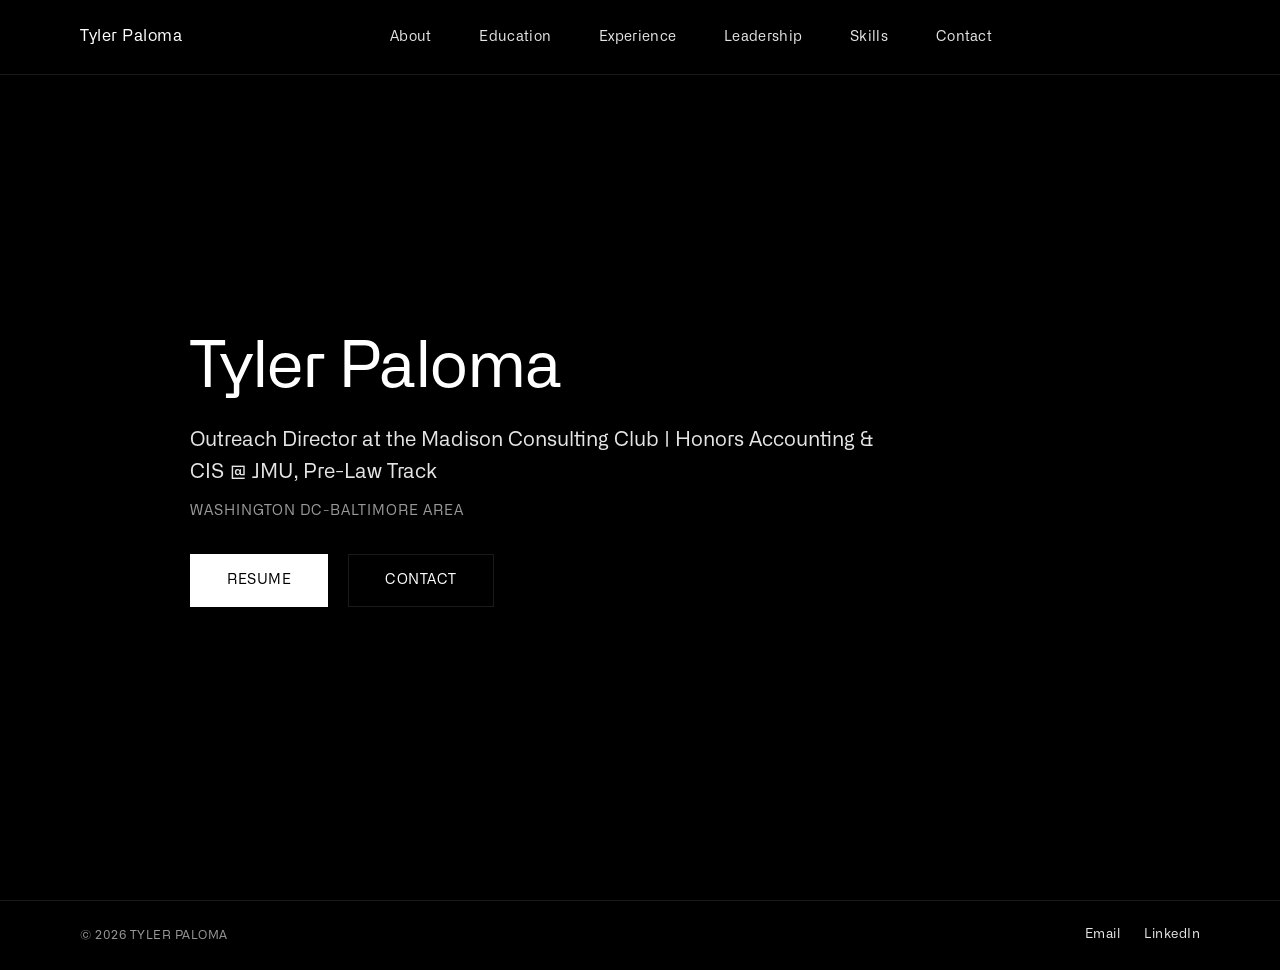
<file: index.html>
<!DOCTYPE html>
<html lang="en">
<head>
    <meta charset="UTF-8">
    <meta name="viewport" content="width=device-width, initial-scale=1.0">
    <title>Tyler Paloma</title>
    <meta name="description" content="Outreach Director at the Madison Consulting Club | Honors Accounting & CIS @ JMU, Pre-Law Track">
    <meta name="author" content="Tyler Paloma">
    
    <!-- Open Graph Meta Tags -->
    <meta property="og:title" content="Tyler Paloma">
    <meta property="og:description" content="Outreach Director at the Madison Consulting Club | Honors Accounting & CIS @ JMU, Pre-Law Track">
    <meta property="og:type" content="website">
    <meta property="og:url" content="https://tylerpaloma.com">
    
    <!-- Favicon -->
    <link rel="icon" type="image/svg+xml" href="assets/favicon.svg">
    <link rel="icon" type="image/x-icon" href="assets/favicon.ico">
    
    <!-- Preload and Preconnect -->
    <link rel="preconnect" href="https://fonts.googleapis.com">
    <link rel="preconnect" href="https://fonts.gstatic.com" crossorigin>
    <link href="https://fonts.googleapis.com/css2?family=Inter:wght@300;400;500;600&display=swap" rel="stylesheet">
    <link rel="stylesheet" href="styles.css">
</head>
<body>
    <!-- Navigation -->
    <nav class="navbar">
        <div class="nav-container">
            <div class="nav-logo">
                <a href="index.html">Tyler Paloma</a>
            </div>
            <ul class="nav-menu">
                <li class="nav-item">
                    <a href="about.html" class="nav-link">About</a>
                </li>
                <li class="nav-item">
                    <a href="education.html" class="nav-link">Education</a>
                </li>
                <li class="nav-item">
                    <a href="experience.html" class="nav-link">Experience</a>
                </li>
                <li class="nav-item">
                    <a href="leadership.html" class="nav-link">Leadership</a>
                </li>
                <li class="nav-item">
                    <a href="skills.html" class="nav-link">Skills</a>
                </li>
                <li class="nav-item">
                    <a href="contact.html" class="nav-link">Contact</a>
                </li>
            </ul>
            <div class="nav-controls">
                <div class="hamburger">
                    <span class="bar"></span>
                    <span class="bar"></span>
                    <span class="bar"></span>
                </div>
            </div>
        </div>
    </nav>

    <!-- Hero Section -->
    <section id="home" class="hero">
        <div class="hero-content">
            <h1>Tyler Paloma</h1>
            <p class="hero-subtitle">Outreach Director at the Madison Consulting Club | Honors Accounting & CIS @ JMU, Pre-Law Track</p>
            <p class="hero-description">Washington DC-Baltimore Area</p>
            <div class="hero-buttons">
                <a href="assets/Tyler_Paloma_Resume.pdf" class="cta-button" download>Resume</a>
                <a href="contact.html" class="cta-button secondary">Contact</a>
            </div>
        </div>
    </section>

    <!-- Footer -->
    <footer class="footer">
        <div class="container">
            <div class="footer-content">
                <div class="footer-info">
                    <p>&copy; 2026 Tyler Paloma</p>
                </div>
                <div class="footer-links">
                    <a href="mailto:typaloma@outlook.com">Email</a>
                    <a href="https://linkedin.com/in/tylerpaloma" target="_blank" rel="noopener noreferrer">LinkedIn</a>
                </div>
            </div>
        </div>
    </footer>

    <script src="script.js"></script>
</body>
</html>
</file>
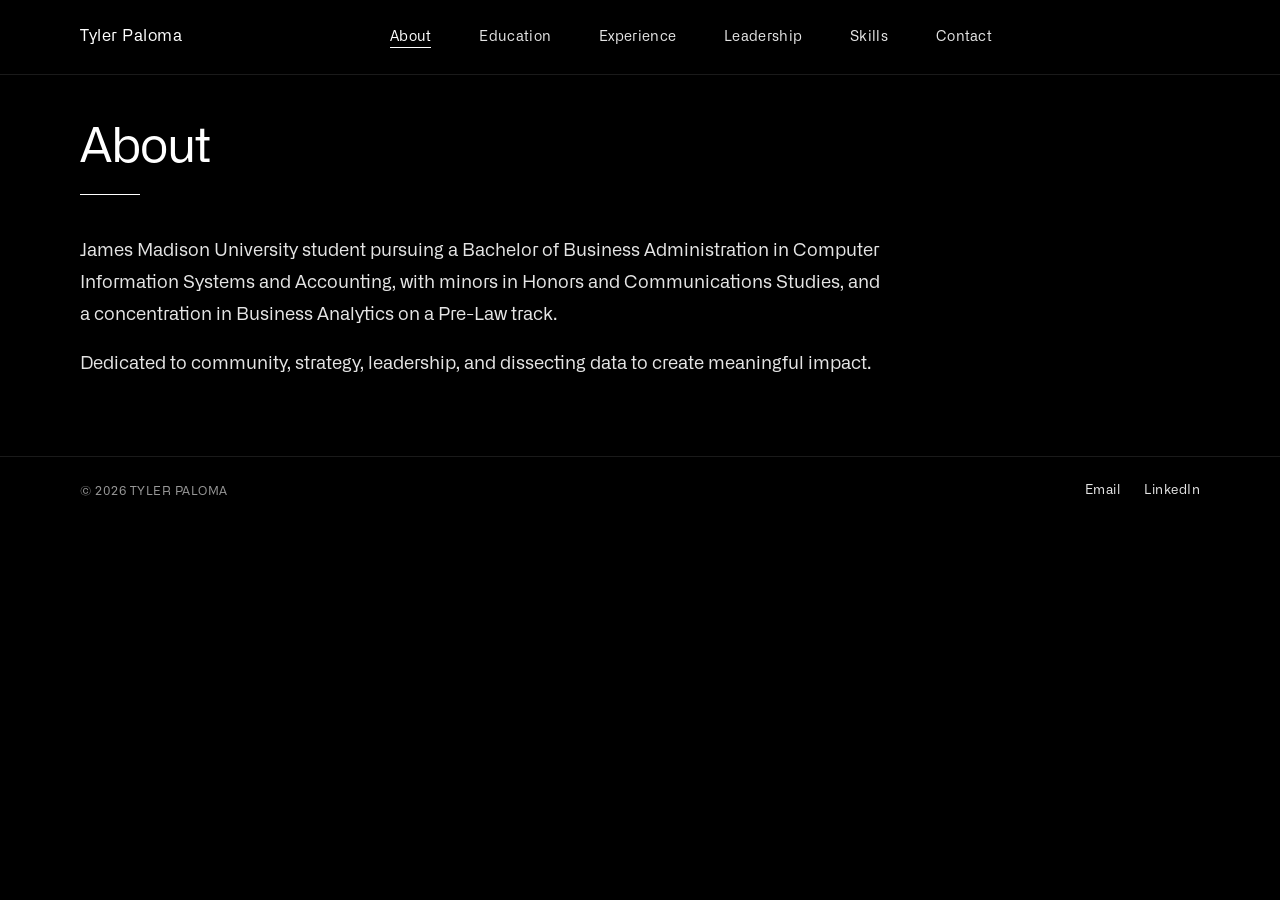
<file: about.html>
<!DOCTYPE html>
<html lang="en">
<head>
    <meta charset="UTF-8">
    <meta name="viewport" content="width=device-width, initial-scale=1.0">
    <title>About — Tyler Paloma</title>
    <meta name="description" content="About Tyler Paloma">
    <link rel="icon" type="image/svg+xml" href="assets/favicon.svg">
    <link rel="icon" type="image/x-icon" href="assets/favicon.ico">
    <link rel="preconnect" href="https://fonts.googleapis.com">
    <link rel="preconnect" href="https://fonts.gstatic.com" crossorigin>
    <link href="https://fonts.googleapis.com/css2?family=Inter:wght@300;400;500;600&display=swap" rel="stylesheet">
    <link rel="stylesheet" href="styles.css">
</head>
<body>
    <nav class="navbar">
        <div class="nav-container">
            <div class="nav-logo">
                <a href="index.html">Tyler Paloma</a>
            </div>
            <ul class="nav-menu">
                <li class="nav-item">
                    <a href="about.html" class="nav-link">About</a>
                </li>
                <li class="nav-item">
                    <a href="education.html" class="nav-link">Education</a>
                </li>
                <li class="nav-item">
                    <a href="experience.html" class="nav-link">Experience</a>
                </li>
                <li class="nav-item">
                    <a href="leadership.html" class="nav-link">Leadership</a>
                </li>
                <li class="nav-item">
                    <a href="skills.html" class="nav-link">Skills</a>
                </li>
                <li class="nav-item">
                    <a href="contact.html" class="nav-link">Contact</a>
                </li>
            </ul>
            <div class="nav-controls">
                <div class="hamburger">
                    <span class="bar"></span>
                    <span class="bar"></span>
                    <span class="bar"></span>
                </div>
            </div>
        </div>
    </nav>

    <section class="section" style="padding-top: 120px;">
        <div class="container">
            <h2 class="section-title">About</h2>
            <div class="about-content">
                <div class="about-text">
                    <p>James Madison University student pursuing a Bachelor of Business Administration in Computer Information Systems and Accounting, with minors in Honors and Communications Studies, and a concentration in Business Analytics on a Pre-Law track.</p>
                    <p>Dedicated to community, strategy, leadership, and dissecting data to create meaningful impact.</p>
                </div>
            </div>
        </div>
    </section>

    <footer class="footer">
        <div class="container">
            <div class="footer-content">
                <div class="footer-info">
                    <p>&copy; 2026 Tyler Paloma</p>
                </div>
                <div class="footer-links">
                    <a href="mailto:typaloma@outlook.com">Email</a>
                    <a href="https://linkedin.com/in/tylerpaloma" target="_blank" rel="noopener noreferrer">LinkedIn</a>
                </div>
            </div>
        </div>
    </footer>

    <script src="script.js"></script>
</body>
</html>
</file>
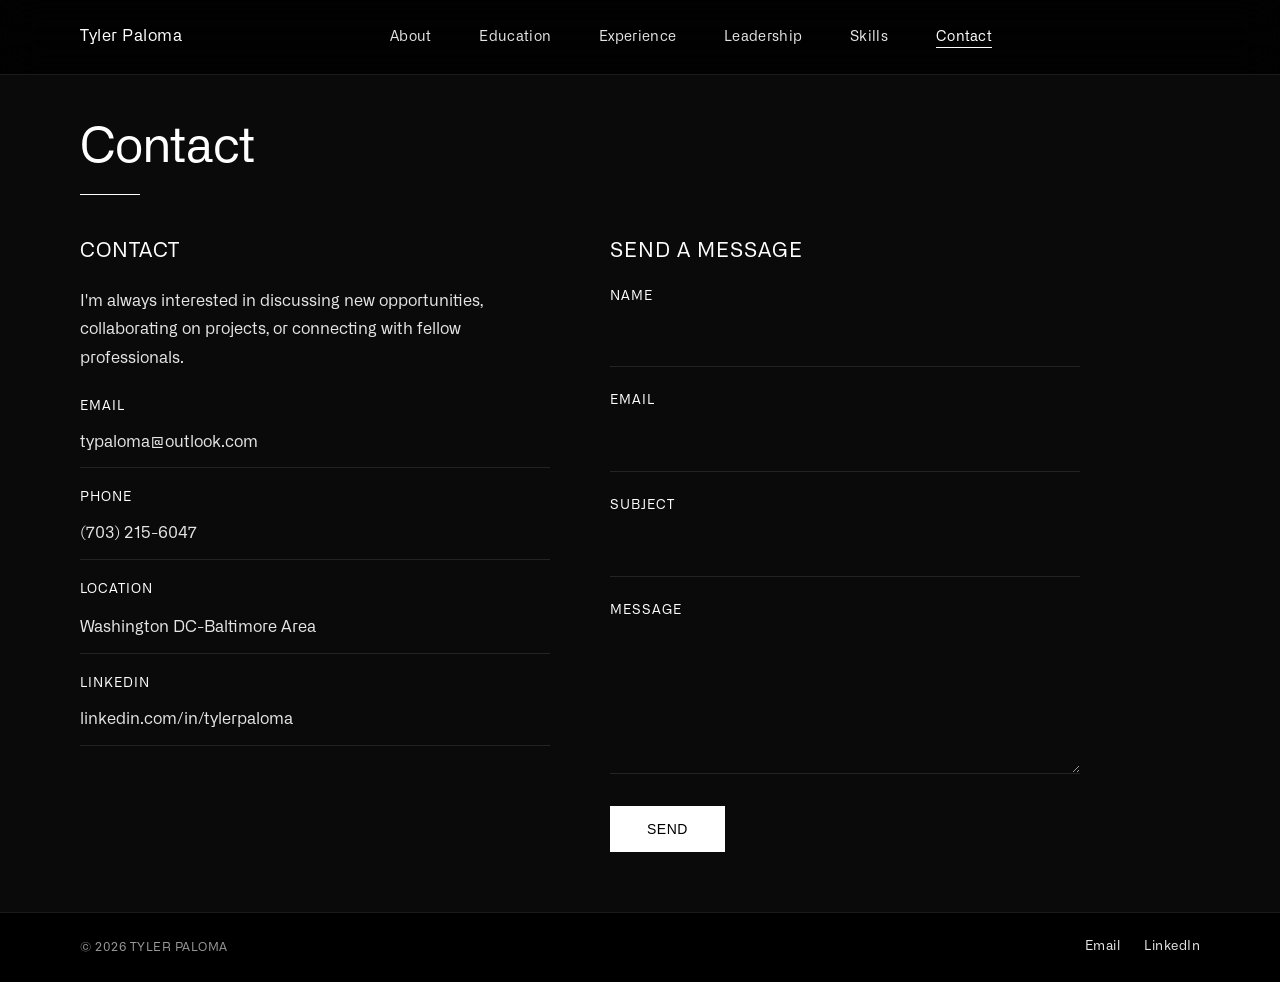
<file: contact.html>
<!DOCTYPE html>
<html lang="en">
<head>
    <meta charset="UTF-8">
    <meta name="viewport" content="width=device-width, initial-scale=1.0">
    <title>Contact — Tyler Paloma</title>
    <meta name="description" content="Contact — Tyler Paloma">
    <link rel="icon" type="image/svg+xml" href="assets/favicon.svg">
    <link rel="icon" type="image/x-icon" href="assets/favicon.ico">
    <link rel="preconnect" href="https://fonts.googleapis.com">
    <link rel="preconnect" href="https://fonts.gstatic.com" crossorigin>
    <link href="https://fonts.googleapis.com/css2?family=Inter:wght@300;400;500;600&display=swap" rel="stylesheet">
    <link rel="stylesheet" href="styles.css">
</head>
<body>
    <nav class="navbar">
        <div class="nav-container">
            <div class="nav-logo">
                <a href="index.html">Tyler Paloma</a>
            </div>
            <ul class="nav-menu">
                <li class="nav-item">
                    <a href="about.html" class="nav-link">About</a>
                </li>
                <li class="nav-item">
                    <a href="education.html" class="nav-link">Education</a>
                </li>
                <li class="nav-item">
                    <a href="experience.html" class="nav-link">Experience</a>
                </li>
                <li class="nav-item">
                    <a href="leadership.html" class="nav-link">Leadership</a>
                </li>
                <li class="nav-item">
                    <a href="skills.html" class="nav-link">Skills</a>
                </li>
                <li class="nav-item">
                    <a href="contact.html" class="nav-link">Contact</a>
                </li>
            </ul>
            <div class="nav-controls">
                <div class="hamburger">
                    <span class="bar"></span>
                    <span class="bar"></span>
                    <span class="bar"></span>
                </div>
            </div>
        </div>
    </nav>

    <section class="section section-gray" style="padding-top: 120px;">
        <div class="container">
            <h2 class="section-title">Contact</h2>
            <div class="contact-content">
                <div class="contact-info">
                    <h3>Contact</h3>
                    <p>I'm always interested in discussing new opportunities, collaborating on projects, or connecting with fellow professionals.</p>
                    
                    <div class="contact-details">
                        <div class="contact-item">
                            <h4>Email</h4>
                            <a href="mailto:typaloma@outlook.com">typaloma@outlook.com</a>
                        </div>
                        <div class="contact-item">
                            <h4>Phone</h4>
                            <a href="tel:+17032156047">(703) 215-6047</a>
                        </div>
                        <div class="contact-item">
                            <h4>Location</h4>
                            <p>Washington DC-Baltimore Area</p>
                        </div>
                        <div class="contact-item">
                            <h4>LinkedIn</h4>
                            <a href="https://linkedin.com/in/tylerpaloma" target="_blank" rel="noopener noreferrer">linkedin.com/in/tylerpaloma</a>
                        </div>
                    </div>
                </div>

                <div class="contact-form">
                    <h3>Send a Message</h3>
                    <form id="contactForm" action="mailto:typaloma@outlook.com" method="post" enctype="text/plain">
                        <div class="form-group">
                            <label for="name">Name</label>
                            <input type="text" id="name" name="name" required>
                        </div>
                        <div class="form-group">
                            <label for="email">Email</label>
                            <input type="email" id="email" name="email" required>
                        </div>
                        <div class="form-group">
                            <label for="subject">Subject</label>
                            <input type="text" id="subject" name="subject" required>
                        </div>
                        <div class="form-group">
                            <label for="message">Message</label>
                            <textarea id="message" name="message" rows="5" required></textarea>
                        </div>
                        <button type="submit" class="submit-button">Send</button>
                    </form>
                </div>
            </div>
        </div>
    </section>

    <footer class="footer">
        <div class="container">
            <div class="footer-content">
                <div class="footer-info">
                    <p>&copy; 2026 Tyler Paloma</p>
                </div>
                <div class="footer-links">
                    <a href="mailto:typaloma@outlook.com">Email</a>
                    <a href="https://linkedin.com/in/tylerpaloma" target="_blank" rel="noopener noreferrer">LinkedIn</a>
                </div>
            </div>
        </div>
    </footer>

    <script src="script.js"></script>
</body>
</html>
</file>
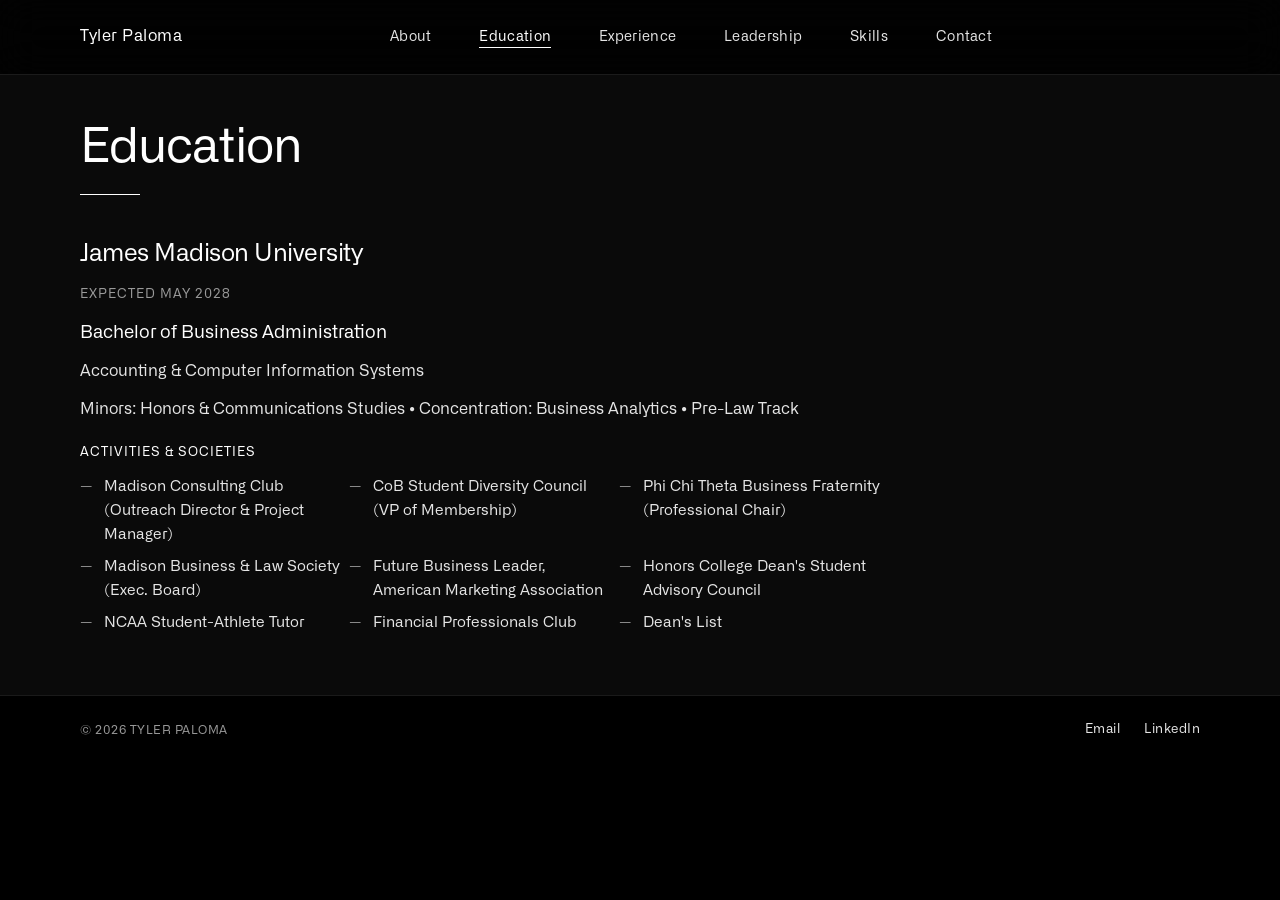
<file: education.html>
<!DOCTYPE html>
<html lang="en">
<head>
    <meta charset="UTF-8">
    <meta name="viewport" content="width=device-width, initial-scale=1.0">
    <title>Education — Tyler Paloma</title>
    <meta name="description" content="Education — Tyler Paloma">
    <link rel="icon" type="image/svg+xml" href="assets/favicon.svg">
    <link rel="icon" type="image/x-icon" href="assets/favicon.ico">
    <link rel="preconnect" href="https://fonts.googleapis.com">
    <link rel="preconnect" href="https://fonts.gstatic.com" crossorigin>
    <link href="https://fonts.googleapis.com/css2?family=Inter:wght@300;400;500;600&display=swap" rel="stylesheet">
    <link rel="stylesheet" href="styles.css">
</head>
<body>
    <nav class="navbar">
        <div class="nav-container">
            <div class="nav-logo">
                <a href="index.html">Tyler Paloma</a>
            </div>
            <ul class="nav-menu">
                <li class="nav-item">
                    <a href="about.html" class="nav-link">About</a>
                </li>
                <li class="nav-item">
                    <a href="education.html" class="nav-link">Education</a>
                </li>
                <li class="nav-item">
                    <a href="experience.html" class="nav-link">Experience</a>
                </li>
                <li class="nav-item">
                    <a href="leadership.html" class="nav-link">Leadership</a>
                </li>
                <li class="nav-item">
                    <a href="skills.html" class="nav-link">Skills</a>
                </li>
                <li class="nav-item">
                    <a href="contact.html" class="nav-link">Contact</a>
                </li>
            </ul>
            <div class="nav-controls">
                <div class="hamburger">
                    <span class="bar"></span>
                    <span class="bar"></span>
                    <span class="bar"></span>
                </div>
            </div>
        </div>
    </nav>

    <section class="section section-gray" style="padding-top: 120px;">
        <div class="container">
            <h2 class="section-title">Education</h2>
            <div class="education-content">
                <div class="education-item">
                    <div class="education-header">
                        <h3>James Madison University</h3>
                        <span class="education-period">Expected May 2028</span>
                    </div>
                    <div class="education-details">
                        <p class="education-degree">Bachelor of Business Administration</p>
                        <p class="education-majors">Accounting & Computer Information Systems</p>
                        <p class="education-minors">Minors: Honors & Communications Studies • Concentration: Business Analytics • Pre-Law Track</p>
                        <div class="education-highlights">
                            <h4>Activities & Societies</h4>
                            <ul>
                                <li>Madison Consulting Club (Outreach Director & Project Manager)</li>
                                <li>CoB Student Diversity Council (VP of Membership)</li>
                                <li>Phi Chi Theta Business Fraternity (Professional Chair)</li>
                                <li>Madison Business & Law Society (Exec. Board)</li>
                                <li>Future Business Leader, American Marketing Association</li>
                                <li>Honors College Dean's Student Advisory Council</li>
                                <li>NCAA Student-Athlete Tutor</li>
                                <li>Financial Professionals Club</li>
                                <li>Dean's List</li>
                            </ul>
                        </div>
                    </div>
                </div>
            </div>
        </div>
    </section>

    <footer class="footer">
        <div class="container">
            <div class="footer-content">
                <div class="footer-info">
                    <p>&copy; 2026 Tyler Paloma</p>
                </div>
                <div class="footer-links">
                    <a href="mailto:typaloma@outlook.com">Email</a>
                    <a href="https://linkedin.com/in/tylerpaloma" target="_blank" rel="noopener noreferrer">LinkedIn</a>
                </div>
            </div>
        </div>
    </footer>

    <script src="script.js"></script>
</body>
</html>
</file>
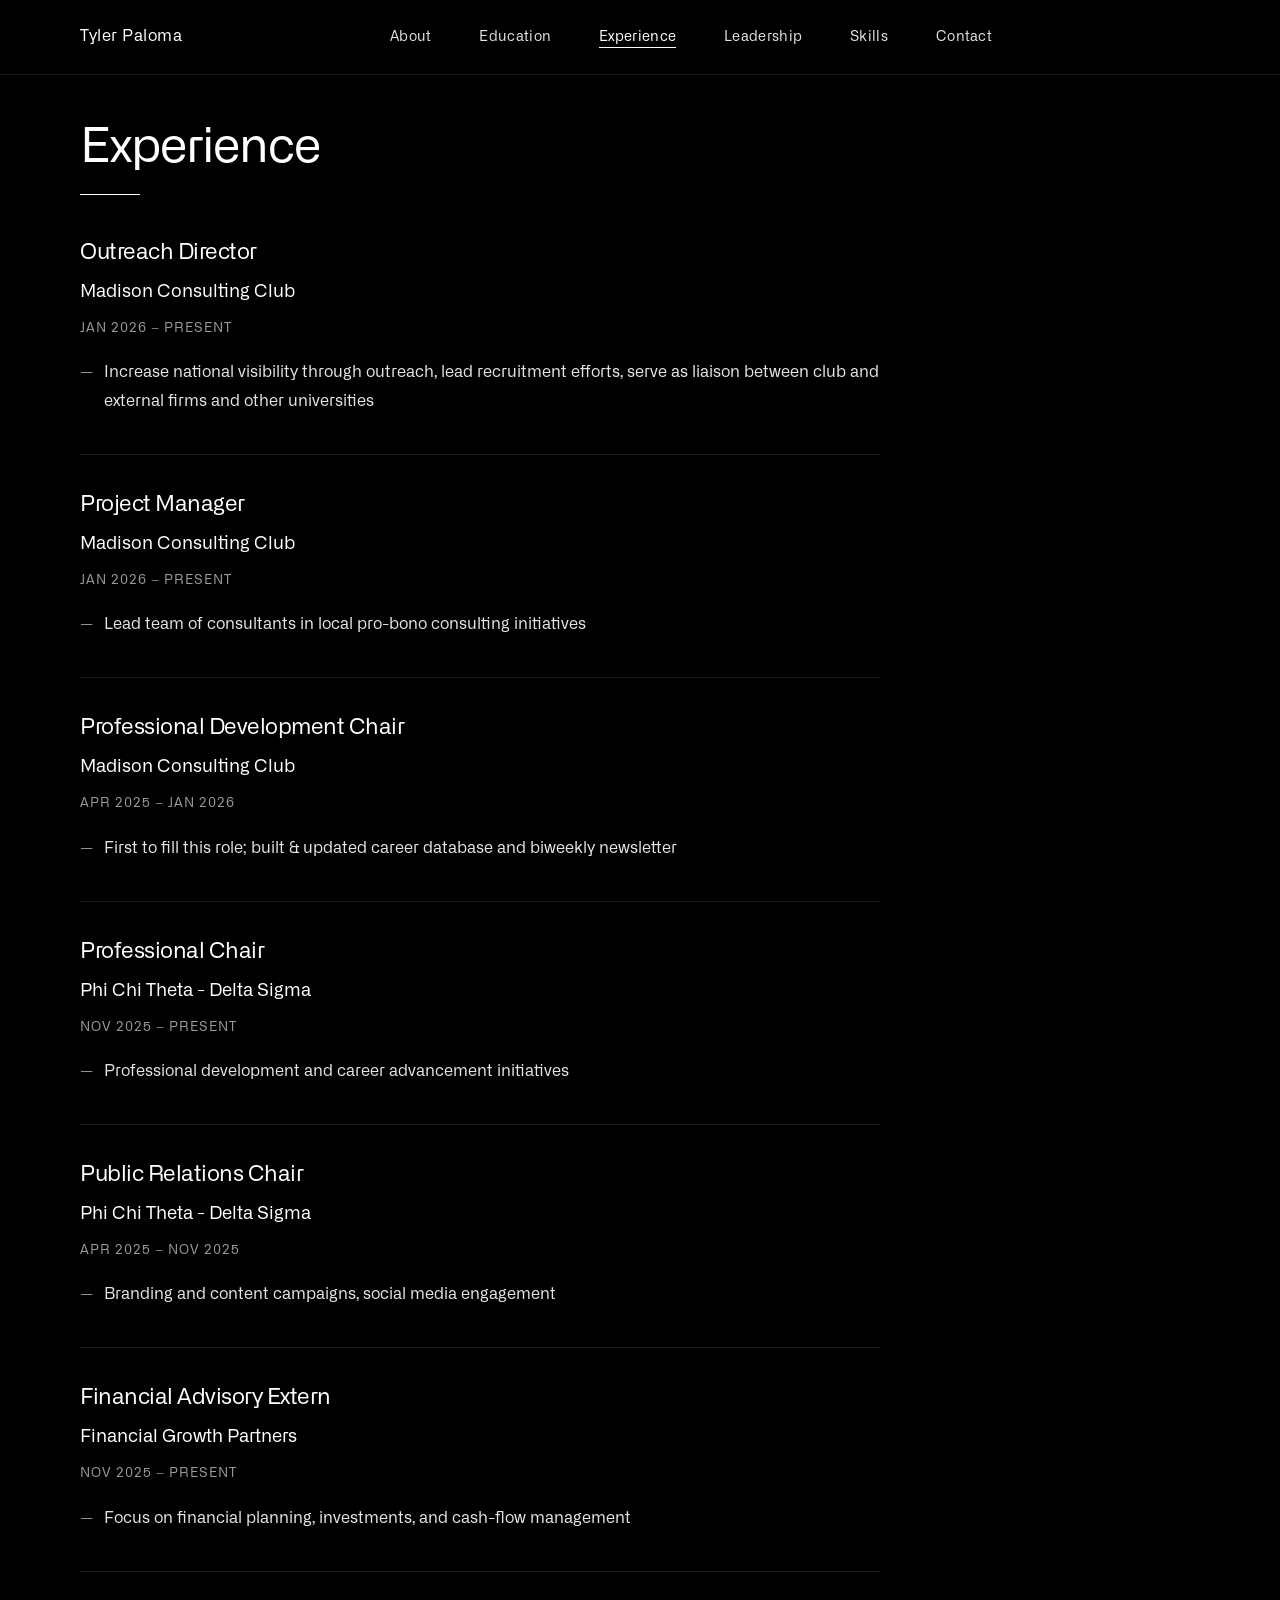
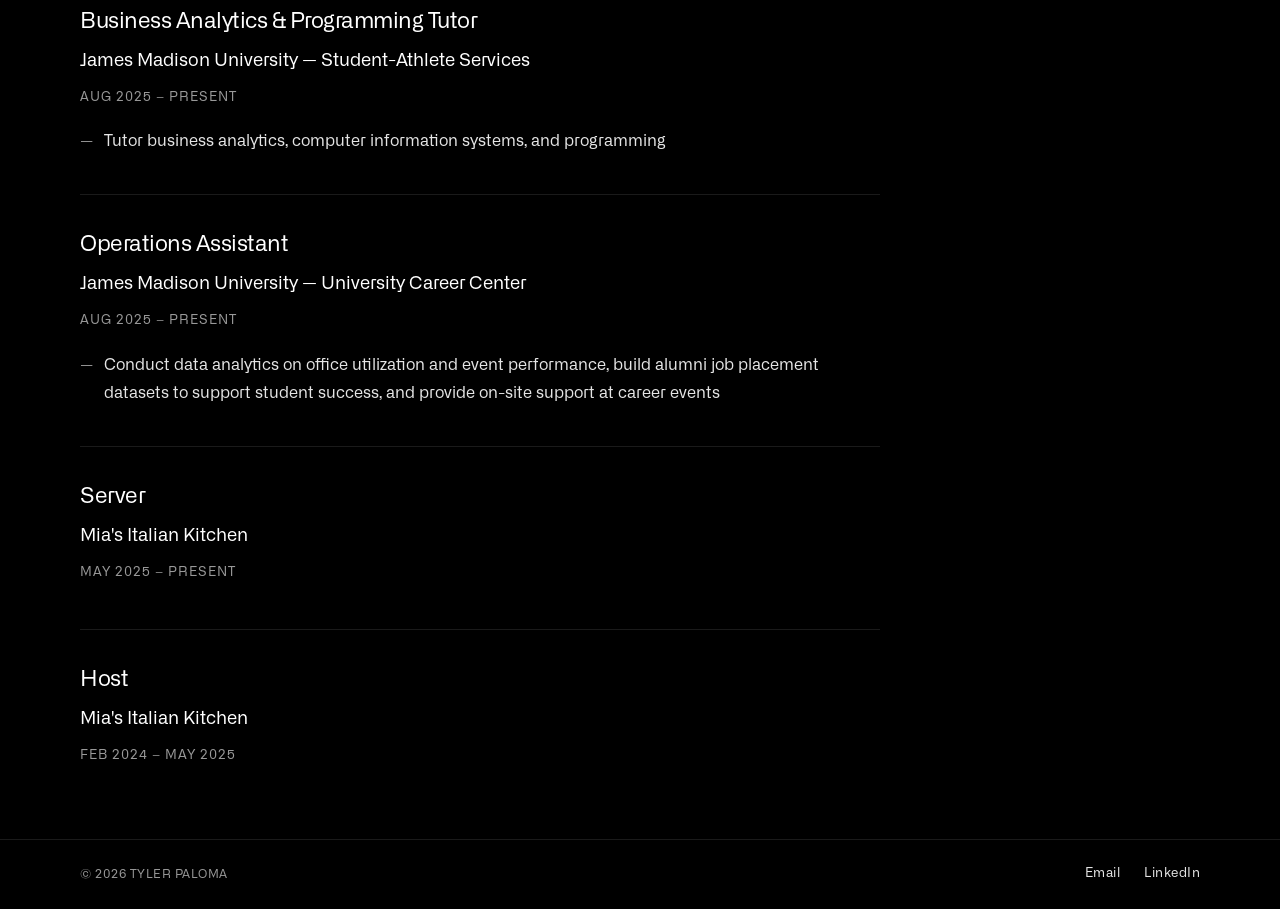
<file: experience.html>
<!DOCTYPE html>
<html lang="en">
<head>
    <meta charset="UTF-8">
    <meta name="viewport" content="width=device-width, initial-scale=1.0">
    <title>Experience — Tyler Paloma</title>
    <meta name="description" content="Experience — Tyler Paloma">
    <link rel="icon" type="image/svg+xml" href="assets/favicon.svg">
    <link rel="icon" type="image/x-icon" href="assets/favicon.ico">
    <link rel="preconnect" href="https://fonts.googleapis.com">
    <link rel="preconnect" href="https://fonts.gstatic.com" crossorigin>
    <link href="https://fonts.googleapis.com/css2?family=Inter:wght@300;400;500;600&display=swap" rel="stylesheet">
    <link rel="stylesheet" href="styles.css">
</head>
<body>
    <nav class="navbar">
        <div class="nav-container">
            <div class="nav-logo">
                <a href="index.html">Tyler Paloma</a>
            </div>
            <ul class="nav-menu">
                <li class="nav-item">
                    <a href="about.html" class="nav-link">About</a>
                </li>
                <li class="nav-item">
                    <a href="education.html" class="nav-link">Education</a>
                </li>
                <li class="nav-item">
                    <a href="experience.html" class="nav-link">Experience</a>
                </li>
                <li class="nav-item">
                    <a href="leadership.html" class="nav-link">Leadership</a>
                </li>
                <li class="nav-item">
                    <a href="skills.html" class="nav-link">Skills</a>
                </li>
                <li class="nav-item">
                    <a href="contact.html" class="nav-link">Contact</a>
                </li>
            </ul>
            <div class="nav-controls">
                <div class="hamburger">
                    <span class="bar"></span>
                    <span class="bar"></span>
                    <span class="bar"></span>
                </div>
            </div>
        </div>
    </nav>

    <section class="section" style="padding-top: 120px;">
        <div class="container">
            <h2 class="section-title">Experience</h2>
            <div class="experience-content">
                <div class="experience-item">
                    <div class="experience-header">
                        <h3>Outreach Director</h3>
                        <span class="experience-company">Madison Consulting Club</span>
                        <span class="experience-period">Jan 2026 – Present</span>
                    </div>
                    <div class="experience-details">
                        <ul>
                            <li>Increase national visibility through outreach, lead recruitment efforts, serve as liaison between club and external firms and other universities</li>
                        </ul>
                    </div>
                </div>

                <div class="experience-item">
                    <div class="experience-header">
                        <h3>Project Manager</h3>
                        <span class="experience-company">Madison Consulting Club</span>
                        <span class="experience-period">Jan 2026 – Present</span>
                    </div>
                    <div class="experience-details">
                        <ul>
                            <li>Lead team of consultants in local pro-bono consulting initiatives</li>
                        </ul>
                    </div>
                </div>

                <div class="experience-item">
                    <div class="experience-header">
                        <h3>Professional Development Chair</h3>
                        <span class="experience-company">Madison Consulting Club</span>
                        <span class="experience-period">Apr 2025 – Jan 2026</span>
                    </div>
                    <div class="experience-details">
                        <ul>
                            <li>First to fill this role; built & updated career database and biweekly newsletter</li>
                        </ul>
                    </div>
                </div>

                <div class="experience-item">
                    <div class="experience-header">
                        <h3>Professional Chair</h3>
                        <span class="experience-company">Phi Chi Theta - Delta Sigma</span>
                        <span class="experience-period">Nov 2025 – Present</span>
                    </div>
                    <div class="experience-details">
                        <ul>
                            <li>Professional development and career advancement initiatives</li>
                        </ul>
                    </div>
                </div>

                <div class="experience-item">
                    <div class="experience-header">
                        <h3>Public Relations Chair</h3>
                        <span class="experience-company">Phi Chi Theta - Delta Sigma</span>
                        <span class="experience-period">Apr 2025 – Nov 2025</span>
                    </div>
                    <div class="experience-details">
                        <ul>
                            <li>Branding and content campaigns, social media engagement</li>
                        </ul>
                    </div>
                </div>

                <div class="experience-item">
                    <div class="experience-header">
                        <h3>Financial Advisory Extern</h3>
                        <span class="experience-company">Financial Growth Partners</span>
                        <span class="experience-period">Nov 2025 – Present</span>
                    </div>
                    <div class="experience-details">
                        <ul>
                            <li>Focus on financial planning, investments, and cash-flow management</li>
                        </ul>
                    </div>
                </div>

                <div class="experience-item">
                    <div class="experience-header">
                        <h3>Business Analytics & Programming Tutor</h3>
                        <span class="experience-company">James Madison University — Student-Athlete Services</span>
                        <span class="experience-period">Aug 2025 – Present</span>
                    </div>
                    <div class="experience-details">
                        <ul>
                            <li>Tutor business analytics, computer information systems, and programming</li>
                        </ul>
                    </div>
                </div>

                <div class="experience-item">
                    <div class="experience-header">
                        <h3>Operations Assistant</h3>
                        <span class="experience-company">James Madison University — University Career Center</span>
                        <span class="experience-period">Aug 2025 – Present</span>
                    </div>
                    <div class="experience-details">
                        <ul>
                            <li>Conduct data analytics on office utilization and event performance, build alumni job placement datasets to support student success, and provide on-site support at career events</li>
                        </ul>
                    </div>
                </div>

                <div class="experience-item">
                    <div class="experience-header">
                        <h3>Server</h3>
                        <span class="experience-company">Mia's Italian Kitchen</span>
                        <span class="experience-period">May 2025 – Present</span>
                    </div>
                </div>

                <div class="experience-item">
                    <div class="experience-header">
                        <h3>Host</h3>
                        <span class="experience-company">Mia's Italian Kitchen</span>
                        <span class="experience-period">Feb 2024 – May 2025</span>
                    </div>
                </div>
            </div>
        </div>
    </section>

    <footer class="footer">
        <div class="container">
            <div class="footer-content">
                <div class="footer-info">
                    <p>&copy; 2026 Tyler Paloma</p>
                </div>
                <div class="footer-links">
                    <a href="mailto:typaloma@outlook.com">Email</a>
                    <a href="https://linkedin.com/in/tylerpaloma" target="_blank" rel="noopener noreferrer">LinkedIn</a>
                </div>
            </div>
        </div>
    </footer>

    <script src="script.js"></script>
</body>
</html>
</file>
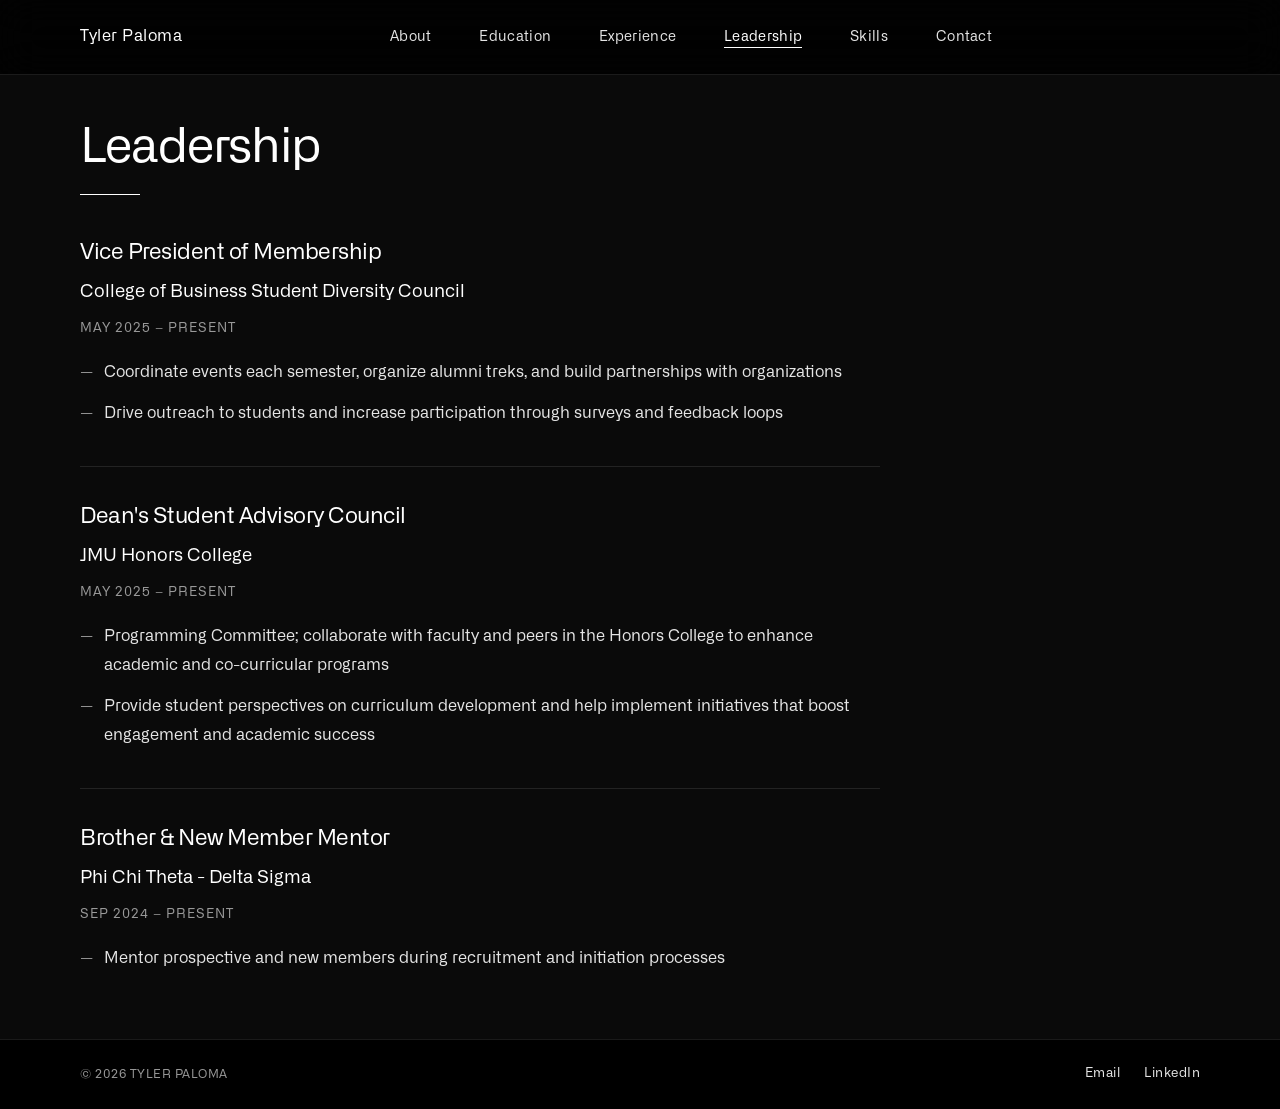
<file: leadership.html>
<!DOCTYPE html>
<html lang="en">
<head>
    <meta charset="UTF-8">
    <meta name="viewport" content="width=device-width, initial-scale=1.0">
    <title>Leadership — Tyler Paloma</title>
    <meta name="description" content="Leadership — Tyler Paloma">
    <link rel="icon" type="image/svg+xml" href="assets/favicon.svg">
    <link rel="icon" type="image/x-icon" href="assets/favicon.ico">
    <link rel="preconnect" href="https://fonts.googleapis.com">
    <link rel="preconnect" href="https://fonts.gstatic.com" crossorigin>
    <link href="https://fonts.googleapis.com/css2?family=Inter:wght@300;400;500;600&display=swap" rel="stylesheet">
    <link rel="stylesheet" href="styles.css">
</head>
<body>
    <nav class="navbar">
        <div class="nav-container">
            <div class="nav-logo">
                <a href="index.html">Tyler Paloma</a>
            </div>
            <ul class="nav-menu">
                <li class="nav-item">
                    <a href="about.html" class="nav-link">About</a>
                </li>
                <li class="nav-item">
                    <a href="education.html" class="nav-link">Education</a>
                </li>
                <li class="nav-item">
                    <a href="experience.html" class="nav-link">Experience</a>
                </li>
                <li class="nav-item">
                    <a href="leadership.html" class="nav-link">Leadership</a>
                </li>
                <li class="nav-item">
                    <a href="skills.html" class="nav-link">Skills</a>
                </li>
                <li class="nav-item">
                    <a href="contact.html" class="nav-link">Contact</a>
                </li>
            </ul>
            <div class="nav-controls">
                <div class="hamburger">
                    <span class="bar"></span>
                    <span class="bar"></span>
                    <span class="bar"></span>
                </div>
            </div>
        </div>
    </nav>

    <section class="section section-gray" style="padding-top: 120px;">
        <div class="container">
            <h2 class="section-title">Leadership</h2>
            <div class="leadership-content">
                <div class="leadership-item">
                    <div class="leadership-header">
                        <h3>Vice President of Membership</h3>
                        <span class="leadership-org">College of Business Student Diversity Council</span>
                        <span class="leadership-period">May 2025 – Present</span>
                    </div>
                    <div class="leadership-details">
                        <ul>
                            <li>Coordinate events each semester, organize alumni treks, and build partnerships with organizations</li>
                            <li>Drive outreach to students and increase participation through surveys and feedback loops</li>
                        </ul>
                    </div>
                </div>

                <div class="leadership-item">
                    <div class="leadership-header">
                        <h3>Dean's Student Advisory Council</h3>
                        <span class="leadership-org">JMU Honors College</span>
                        <span class="leadership-period">May 2025 – Present</span>
                    </div>
                    <div class="leadership-details">
                        <ul>
                            <li>Programming Committee; collaborate with faculty and peers in the Honors College to enhance academic and co-curricular programs</li>
                            <li>Provide student perspectives on curriculum development and help implement initiatives that boost engagement and academic success</li>
                        </ul>
                    </div>
                </div>

                <div class="leadership-item">
                    <div class="leadership-header">
                        <h3>Brother & New Member Mentor</h3>
                        <span class="leadership-org">Phi Chi Theta - Delta Sigma</span>
                        <span class="leadership-period">Sep 2024 – Present</span>
                    </div>
                    <div class="leadership-details">
                        <ul>
                            <li>Mentor prospective and new members during recruitment and initiation processes</li>
                        </ul>
                    </div>
                </div>
            </div>
        </div>
    </section>

    <footer class="footer">
        <div class="container">
            <div class="footer-content">
                <div class="footer-info">
                    <p>&copy; 2026 Tyler Paloma</p>
                </div>
                <div class="footer-links">
                    <a href="mailto:typaloma@outlook.com">Email</a>
                    <a href="https://linkedin.com/in/tylerpaloma" target="_blank" rel="noopener noreferrer">LinkedIn</a>
                </div>
            </div>
        </div>
    </footer>

    <script src="script.js"></script>
</body>
</html>
</file>
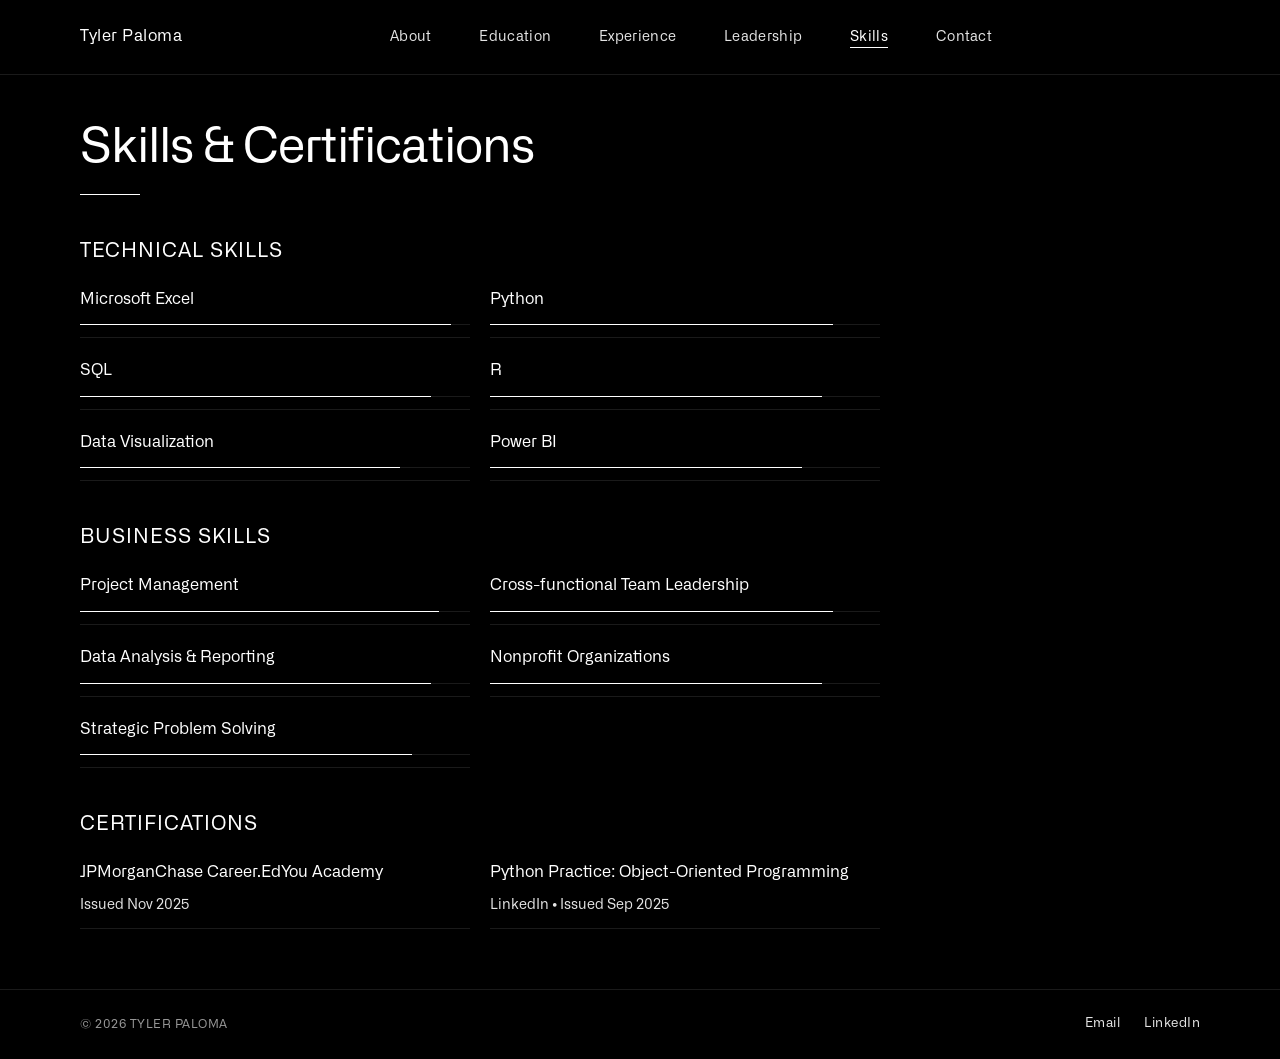
<file: skills.html>
<!DOCTYPE html>
<html lang="en">
<head>
    <meta charset="UTF-8">
    <meta name="viewport" content="width=device-width, initial-scale=1.0">
    <title>Skills — Tyler Paloma</title>
    <meta name="description" content="Skills & Certifications — Tyler Paloma">
    <link rel="icon" type="image/svg+xml" href="assets/favicon.svg">
    <link rel="icon" type="image/x-icon" href="assets/favicon.ico">
    <link rel="preconnect" href="https://fonts.googleapis.com">
    <link rel="preconnect" href="https://fonts.gstatic.com" crossorigin>
    <link href="https://fonts.googleapis.com/css2?family=Inter:wght@300;400;500;600&display=swap" rel="stylesheet">
    <link rel="stylesheet" href="styles.css">
</head>
<body>
    <nav class="navbar">
        <div class="nav-container">
            <div class="nav-logo">
                <a href="index.html">Tyler Paloma</a>
            </div>
            <ul class="nav-menu">
                <li class="nav-item">
                    <a href="about.html" class="nav-link">About</a>
                </li>
                <li class="nav-item">
                    <a href="education.html" class="nav-link">Education</a>
                </li>
                <li class="nav-item">
                    <a href="experience.html" class="nav-link">Experience</a>
                </li>
                <li class="nav-item">
                    <a href="leadership.html" class="nav-link">Leadership</a>
                </li>
                <li class="nav-item">
                    <a href="skills.html" class="nav-link">Skills</a>
                </li>
                <li class="nav-item">
                    <a href="contact.html" class="nav-link">Contact</a>
                </li>
            </ul>
            <div class="nav-controls">
                <div class="hamburger">
                    <span class="bar"></span>
                    <span class="bar"></span>
                    <span class="bar"></span>
                </div>
            </div>
        </div>
    </nav>

    <section class="section" style="padding-top: 120px;">
        <div class="container">
            <h2 class="section-title">Skills & Certifications</h2>
            <div class="skills-content">
                <div class="skills-category">
                    <h3>Technical Skills</h3>
                    <div class="skills-grid">
                        <div class="skill-item">
                            <span class="skill-name">Microsoft Excel</span>
                            <div class="skill-bar">
                                <div class="skill-progress" style="width: 95%;"></div>
                            </div>
                        </div>
                        <div class="skill-item">
                            <span class="skill-name">Python</span>
                            <div class="skill-bar">
                                <div class="skill-progress" style="width: 88%;"></div>
                            </div>
                        </div>
                        <div class="skill-item">
                            <span class="skill-name">SQL</span>
                            <div class="skill-bar">
                                <div class="skill-progress" style="width: 90%;"></div>
                            </div>
                        </div>
                        <div class="skill-item">
                            <span class="skill-name">R</span>
                            <div class="skill-bar">
                                <div class="skill-progress" style="width: 85%;"></div>
                            </div>
                        </div>
                        <div class="skill-item">
                            <span class="skill-name">Data Visualization</span>
                            <div class="skill-bar">
                                <div class="skill-progress" style="width: 82%;"></div>
                            </div>
                        </div>
                        <div class="skill-item">
                            <span class="skill-name">Power BI</span>
                            <div class="skill-bar">
                                <div class="skill-progress" style="width: 80%;"></div>
                            </div>
                        </div>
                    </div>
                </div>

                <div class="skills-category">
                    <h3>Business Skills</h3>
                    <div class="skills-grid">
                        <div class="skill-item">
                            <span class="skill-name">Project Management</span>
                            <div class="skill-bar">
                                <div class="skill-progress" style="width: 92%;"></div>
                            </div>
                        </div>
                        <div class="skill-item">
                            <span class="skill-name">Cross-functional Team Leadership</span>
                            <div class="skill-bar">
                                <div class="skill-progress" style="width: 88%;"></div>
                            </div>
                        </div>
                        <div class="skill-item">
                            <span class="skill-name">Data Analysis & Reporting</span>
                            <div class="skill-bar">
                                <div class="skill-progress" style="width: 90%;"></div>
                            </div>
                        </div>
                        <div class="skill-item">
                            <span class="skill-name">Nonprofit Organizations</span>
                            <div class="skill-bar">
                                <div class="skill-progress" style="width: 85%;"></div>
                            </div>
                        </div>
                        <div class="skill-item">
                            <span class="skill-name">Strategic Problem Solving</span>
                            <div class="skill-bar">
                                <div class="skill-progress" style="width: 85%;"></div>
                            </div>
                        </div>
                    </div>
                </div>

                <div class="skills-category">
                    <h3>Certifications</h3>
                    <div class="certifications">
                        <div class="cert-item">
                            <h4>JPMorganChase Career.EdYou Academy</h4>
                            <p>Issued Nov 2025</p>
                        </div>
                        <div class="cert-item">
                            <h4>Python Practice: Object-Oriented Programming</h4>
                            <p>LinkedIn • Issued Sep 2025</p>
                        </div>
                    </div>
                </div>
            </div>
        </div>
    </section>

    <footer class="footer">
        <div class="container">
            <div class="footer-content">
                <div class="footer-info">
                    <p>&copy; 2026 Tyler Paloma</p>
                </div>
                <div class="footer-links">
                    <a href="mailto:typaloma@outlook.com">Email</a>
                    <a href="https://linkedin.com/in/tylerpaloma" target="_blank" rel="noopener noreferrer">LinkedIn</a>
                </div>
            </div>
        </div>
    </footer>

    <script src="script.js"></script>
</body>
</html>
</file>
<file: styles.css>
/* Palantir-Inspired Futuristic Design */

@font-face {
    font-family: 'Alliance No.2';
    src: url('assets/fonts/Alliance No.2 Regular.otf') format('opentype');
    font-weight: 400;
    font-style: normal;
    font-display: swap;
}

:root {
    --black: #000000;
    --dark: #0a0a0a;
    --dark-alt: #111111;
    --white: #ffffff;
    --gray-light: #e5e5e5;
    --gray-medium: #999999;
    --gray-dark: #666666;
    
    --text-primary: var(--white);
    --text-secondary: var(--gray-light);
    --text-muted: var(--gray-medium);
    --background: var(--black);
    --background-alt: var(--dark);
    --border: rgba(255, 255, 255, 0.1);
}

* {
    margin: 0;
    padding: 0;
    box-sizing: border-box;
}

body {
    font-family: 'Alliance No.2', -apple-system, BlinkMacSystemFont, 'Segoe UI', sans-serif;
    line-height: 1.6;
    color: var(--text-primary);
    background-color: var(--background);
    font-size: 16px;
    -webkit-font-smoothing: antialiased;
    -moz-osx-font-smoothing: grayscale;
    overflow-x: hidden;
}

html {
    scroll-behavior: smooth;
}

/* Page transition handled in JavaScript */

.container {
    max-width: 1200px;
    margin: 0 auto;
    padding: 0 40px;
}

/* Navigation */
.navbar {
    position: fixed;
    top: 0;
    width: 100%;
    background: rgba(0, 0, 0, 0.8);
    backdrop-filter: blur(20px);
    -webkit-backdrop-filter: blur(20px);
    border-bottom: 1px solid var(--border);
    z-index: 1000;
    transition: all 0.3s ease;
}

.nav-container {
    max-width: 1200px;
    margin: 0 auto;
    padding: 24px 40px;
    display: flex;
    justify-content: space-between;
    align-items: center;
}

.nav-logo a {
    font-size: 16px;
    font-weight: 500;
    color: var(--text-primary);
    text-decoration: none;
    letter-spacing: 0.5px;
    transition: opacity 0.3s ease;
}

.nav-logo a:hover {
    opacity: 0.7;
}

.nav-menu {
    display: flex;
    list-style: none;
    gap: 48px;
}

.nav-link {
    color: var(--text-secondary);
    text-decoration: none;
    font-weight: 400;
    font-size: 14px;
    letter-spacing: 0.3px;
    transition: all 0.3s ease;
    position: relative;
    padding: 4px 0;
}

.nav-link::after {
    content: '';
    position: absolute;
    bottom: 0;
    left: 0;
    width: 0;
    height: 1px;
    background: var(--text-primary);
    transition: width 0.3s ease;
}

.nav-link:hover,
.nav-link.active {
    color: var(--text-primary);
}

.nav-link:hover::after,
.nav-link.active::after {
    width: 100%;
}

.nav-controls {
    display: flex;
    align-items: center;
    gap: 16px;
}

.hamburger {
    display: none;
    flex-direction: column;
    cursor: pointer;
    gap: 5px;
}

.bar {
    width: 24px;
    height: 1px;
    background-color: var(--text-primary);
    transition: 0.3s;
}

/* Hero Section */
.hero {
    min-height: 100vh;
    display: flex;
    align-items: center;
    justify-content: center;
    background: var(--background);
    text-align: left;
    padding: 100px 40px 60px;
    position: relative;
}

.hero-content {
    max-width: 900px;
    width: 100%;
    animation: slideUp 0.6s ease-out 0.2s both;
}

@keyframes slideUp {
    from {
        opacity: 0;
        transform: translateY(30px);
    }
    to {
        opacity: 1;
        transform: translateY(0);
    }
}

.hero h1 {
    font-size: 64px;
    font-weight: 300;
    margin-bottom: 20px;
    color: var(--text-primary);
    letter-spacing: -1px;
    line-height: 1.1;
}

.hero-subtitle {
    font-size: 20px;
    font-weight: 400;
    margin-bottom: 12px;
    color: var(--text-secondary);
    line-height: 1.6;
    max-width: 700px;
}

.hero-description {
    font-size: 14px;
    margin-bottom: 32px;
    color: var(--text-muted);
    font-weight: 400;
    letter-spacing: 1px;
    text-transform: uppercase;
}

.hero-buttons {
    display: flex;
    gap: 20px;
    flex-wrap: wrap;
}

.cta-button {
    display: inline-block;
    padding: 14px 36px;
    background: var(--white);
    color: var(--black);
    text-decoration: none;
    font-weight: 500;
    font-size: 14px;
    letter-spacing: 0.5px;
    text-transform: uppercase;
    transition: all 0.3s ease;
    border: 1px solid var(--white);
}

.cta-button:hover {
    background: transparent;
    color: var(--white);
    transform: translateY(-2px);
}

.cta-button.secondary {
    background: transparent;
    color: var(--white);
    border-color: var(--border);
}

.cta-button.secondary:hover {
    background: var(--white);
    color: var(--black);
    border-color: var(--white);
}

/* Sections */
.section {
    padding: 60px 0;
    position: relative;
}

.section-gray {
    background-color: var(--background-alt);
}

.section-title {
    font-size: 48px;
    font-weight: 300;
    margin-bottom: 40px;
    color: var(--text-primary);
    letter-spacing: -1px;
    text-align: left;
    line-height: 1.2;
}

.section-title::after {
    content: '';
    display: block;
    width: 60px;
    height: 1px;
    background: var(--text-primary);
    margin-top: 16px;
}

/* About Section */
.about-content {
    max-width: 800px;
}

.about-text p {
    font-size: 18px;
    margin-bottom: 16px;
    color: var(--text-secondary);
    line-height: 1.8;
    font-weight: 400;
}

/* Education Section */
.education-item {
    padding: 0;
    max-width: 800px;
    border-bottom: 1px solid var(--border);
    padding-bottom: 32px;
    margin-bottom: 32px;
    transition: opacity 0.3s ease;
}

.education-item:hover {
    opacity: 0.9;
}

.education-item:last-child {
    border-bottom: none;
    margin-bottom: 0;
    padding-bottom: 0;
}

.education-header {
    margin-bottom: 12px;
}

.education-header h3 {
    font-size: 24px;
    font-weight: 400;
    color: var(--text-primary);
    margin-bottom: 8px;
    letter-spacing: -0.5px;
}

.education-period {
    color: var(--text-muted);
    font-weight: 400;
    font-size: 13px;
    letter-spacing: 1px;
    text-transform: uppercase;
}

.education-degree {
    font-size: 18px;
    font-weight: 400;
    color: var(--text-primary);
    margin-bottom: 12px;
}

.education-majors,
.education-minors {
    color: var(--text-secondary);
    margin-bottom: 12px;
    font-size: 16px;
}

.education-highlights {
    margin-top: 20px;
}

.education-highlights h4 {
    color: var(--text-primary);
    margin-bottom: 12px;
    font-weight: 500;
    font-size: 13px;
    letter-spacing: 1px;
    text-transform: uppercase;
}

.education-highlights ul {
    list-style: none;
    display: grid;
    grid-template-columns: repeat(auto-fit, minmax(250px, 1fr));
    gap: 8px;
}

.education-highlights li {
    color: var(--text-secondary);
    font-size: 15px;
    padding-left: 24px;
    position: relative;
}

.education-highlights li::before {
    content: '—';
    position: absolute;
    left: 0;
    color: var(--text-muted);
}

/* Experience Section */
.experience-content {
    max-width: 800px;
}

.experience-item {
    padding: 0;
    margin-bottom: 32px;
    border-bottom: 1px solid var(--border);
    padding-bottom: 32px;
    transition: opacity 0.3s ease;
}

.experience-item:hover {
    opacity: 0.9;
}

.experience-item:last-child {
    border-bottom: none;
    margin-bottom: 0;
    padding-bottom: 0;
}

.experience-header {
    margin-bottom: 12px;
}

.experience-header h3 {
    font-size: 22px;
    font-weight: 400;
    color: var(--text-primary);
    margin-bottom: 8px;
    letter-spacing: -0.5px;
}

.experience-company {
    color: var(--text-primary);
    font-weight: 400;
    font-size: 18px;
    display: block;
    margin-bottom: 8px;
}

.experience-period {
    color: var(--text-muted);
    font-size: 13px;
    font-weight: 400;
    letter-spacing: 1px;
    text-transform: uppercase;
}

.experience-details ul {
    list-style: none;
    margin-top: 12px;
}

.experience-details li {
    padding: 6px 0;
    color: var(--text-secondary);
    padding-left: 24px;
    position: relative;
    line-height: 1.8;
    font-size: 16px;
}

.experience-details li::before {
    content: '—';
    position: absolute;
    left: 0;
    color: var(--text-muted);
}

/* Leadership Section */
.leadership-content {
    max-width: 800px;
}

.leadership-item {
    padding: 0;
    margin-bottom: 32px;
    border-bottom: 1px solid var(--border);
    padding-bottom: 32px;
    transition: opacity 0.3s ease;
}

.leadership-item:hover {
    opacity: 0.9;
}

.leadership-item:last-child {
    border-bottom: none;
    margin-bottom: 0;
    padding-bottom: 0;
}

.leadership-header {
    margin-bottom: 12px;
}

.leadership-header h3 {
    font-size: 22px;
    font-weight: 400;
    color: var(--text-primary);
    margin-bottom: 8px;
    letter-spacing: -0.5px;
}

.leadership-org {
    color: var(--text-primary);
    font-weight: 400;
    font-size: 18px;
    display: block;
    margin-bottom: 8px;
}

.leadership-period {
    color: var(--text-muted);
    font-size: 13px;
    font-weight: 400;
    letter-spacing: 1px;
    text-transform: uppercase;
}

.leadership-details ul {
    list-style: none;
    margin-top: 12px;
}

.leadership-details li {
    padding: 6px 0;
    color: var(--text-secondary);
    padding-left: 24px;
    position: relative;
    line-height: 1.8;
    font-size: 16px;
}

.leadership-details li::before {
    content: '—';
    position: absolute;
    left: 0;
    color: var(--text-muted);
}

/* Skills Section */
.skills-content {
    max-width: 800px;
}

.skills-category {
    margin-bottom: 40px;
}

.skills-category:last-child {
    margin-bottom: 0;
}

.skills-category h3 {
    font-size: 20px;
    font-weight: 500;
    color: var(--text-primary);
    margin-bottom: 20px;
    text-align: left;
    letter-spacing: 1px;
    text-transform: uppercase;
}

.skills-grid {
    display: grid;
    grid-template-columns: repeat(auto-fit, minmax(280px, 1fr));
    gap: 20px;
}

.skill-item {
    padding: 0;
    border-bottom: 1px solid var(--border);
    padding-bottom: 12px;
    transition: opacity 0.3s ease;
}

.skill-item:hover {
    opacity: 0.8;
}

.skill-name {
    display: block;
    font-weight: 400;
    color: var(--text-primary);
    margin-bottom: 12px;
    font-size: 16px;
}

.skill-bar {
    width: 100%;
    height: 1px;
    background-color: var(--border);
    position: relative;
}

.skill-progress {
    height: 100%;
    background: var(--text-primary);
    position: absolute;
    top: 0;
    left: 0;
    transition: width 0.6s ease;
}

.certifications {
    display: grid;
    grid-template-columns: repeat(auto-fit, minmax(280px, 1fr));
    gap: 20px;
    margin-top: 0;
}

.cert-item {
    padding: 0;
    border-bottom: 1px solid var(--border);
    padding-bottom: 12px;
    transition: opacity 0.3s ease;
}

.cert-item:hover {
    opacity: 0.8;
}

.cert-item h4 {
    color: var(--text-primary);
    margin-bottom: 8px;
    font-weight: 400;
    font-size: 16px;
}

.cert-item p {
    color: var(--text-secondary);
    font-size: 14px;
    line-height: 1.6;
}

/* Contact Section */
.contact-content {
    display: grid;
    grid-template-columns: 1fr 1fr;
    gap: 60px;
    max-width: 1000px;
}

.contact-info h3,
.contact-form h3 {
    font-size: 20px;
    font-weight: 500;
    color: var(--text-primary);
    margin-bottom: 20px;
    letter-spacing: 1px;
    text-transform: uppercase;
}

.contact-info p {
    color: var(--text-secondary);
    margin-bottom: 24px;
    line-height: 1.8;
    font-size: 16px;
}

.contact-details {
    display: grid;
    gap: 20px;
}

.contact-item {
    padding: 0;
    border-bottom: 1px solid var(--border);
    padding-bottom: 12px;
    transition: opacity 0.3s ease;
}

.contact-item:hover {
    opacity: 0.8;
}

.contact-item h4 {
    color: var(--text-primary);
    font-weight: 500;
    margin-bottom: 12px;
    font-size: 13px;
    letter-spacing: 1px;
    text-transform: uppercase;
}

.contact-item a {
    color: var(--text-secondary);
    text-decoration: none;
    transition: color 0.3s ease;
    font-size: 16px;
}

.contact-item a:hover {
    color: var(--text-primary);
}

.contact-item p {
    color: var(--text-secondary);
    margin: 0;
    font-size: 16px;
}

/* Contact Form */
.contact-form {
    padding: 0;
}

.form-group {
    margin-bottom: 24px;
}

.form-group label {
    display: block;
    margin-bottom: 12px;
    font-weight: 500;
    color: var(--text-primary);
    font-size: 13px;
    letter-spacing: 1px;
    text-transform: uppercase;
}

.form-group input,
.form-group textarea {
    width: 100%;
    padding: 14px 0;
    border: none;
    border-bottom: 1px solid var(--border);
    font-family: inherit;
    font-size: 16px;
    transition: all 0.3s ease;
    background: transparent;
    color: var(--text-primary);
}

.form-group input:focus,
.form-group textarea:focus {
    outline: none;
    border-bottom-color: var(--text-primary);
}

.form-group textarea {
    resize: vertical;
    min-height: 140px;
}

.submit-button {
    background: var(--white);
    color: var(--black);
    padding: 14px 36px;
    border: 1px solid var(--white);
    font-weight: 500;
    font-size: 14px;
    letter-spacing: 0.5px;
    text-transform: uppercase;
    cursor: pointer;
    transition: all 0.3s ease;
    width: auto;
}

.submit-button:hover {
    background: transparent;
    color: var(--white);
    transform: translateY(-2px);
}

/* Footer */
.footer {
    background: var(--background);
    color: var(--text-primary);
    padding: 24px 0;
    border-top: 1px solid var(--border);
    margin-top: 0;
}

.footer-content {
    display: flex;
    justify-content: space-between;
    align-items: center;
}

.footer-info p {
    color: var(--text-muted);
    margin: 0;
    font-size: 12px;
    letter-spacing: 0.5px;
    text-transform: uppercase;
}

.footer-links {
    display: flex;
    gap: 24px;
}

.footer-links a {
    color: var(--text-secondary);
    text-decoration: none;
    transition: color 0.3s ease;
    font-size: 13px;
    letter-spacing: 0.5px;
}

.footer-links a:hover {
    color: var(--text-primary);
}

/* Responsive Design */
@media (max-width: 768px) {
    .container {
        padding: 0 24px;
    }

    .nav-container {
        padding: 20px 24px;
    }

    .hamburger {
        display: flex;
    }

    .nav-menu {
        position: fixed;
        left: -100%;
        top: 70px;
        flex-direction: column;
        background: rgba(0, 0, 0, 0.95);
        backdrop-filter: blur(20px);
        width: 100%;
        text-align: left;
        transition: 0.3s;
        border-top: 1px solid var(--border);
        padding: 32px 24px;
        z-index: 999;
        gap: 24px;
    }

    .nav-menu.active {
        left: 0;
    }

    .nav-menu li {
        margin: 0;
    }

    .hero {
        padding: 120px 24px 80px;
        text-align: left;
    }

    .hero h1 {
        font-size: 42px;
    }

    .hero-subtitle {
        font-size: 18px;
    }

    .hero-description {
        font-size: 12px;
    }

    .hero-buttons {
        flex-direction: column;
        gap: 16px;
    }
    
    .cta-button {
        padding: 14px 28px;
        font-size: 13px;
        width: 100%;
        text-align: center;
    }

    .section {
        padding: 40px 0;
    }

    .section-title {
        font-size: 36px;
        margin-bottom: 30px;
    }

    .contact-content {
        grid-template-columns: 1fr;
        gap: 60px;
    }

    .footer-content {
        grid-template-columns: 1fr;
        gap: 60px;
    }

    .footer-links {
        grid-template-columns: 1fr;
    }

    .skills-grid {
        grid-template-columns: 1fr;
    }

    .certifications {
        grid-template-columns: 1fr;
    }
}

@media (max-width: 480px) {
    .container {
        padding: 0 20px;
    }

    .hero h1 {
        font-size: 36px;
    }

    .section-title {
        font-size: 32px;
    }
}

.hamburger.active .bar:nth-child(2) {
    opacity: 0;
}

.hamburger.active .bar:nth-child(1) {
    transform: translateY(6px) rotate(45deg);
}

.hamburger.active .bar:nth-child(3) {
    transform: translateY(-6px) rotate(-45deg);
}
</file>
